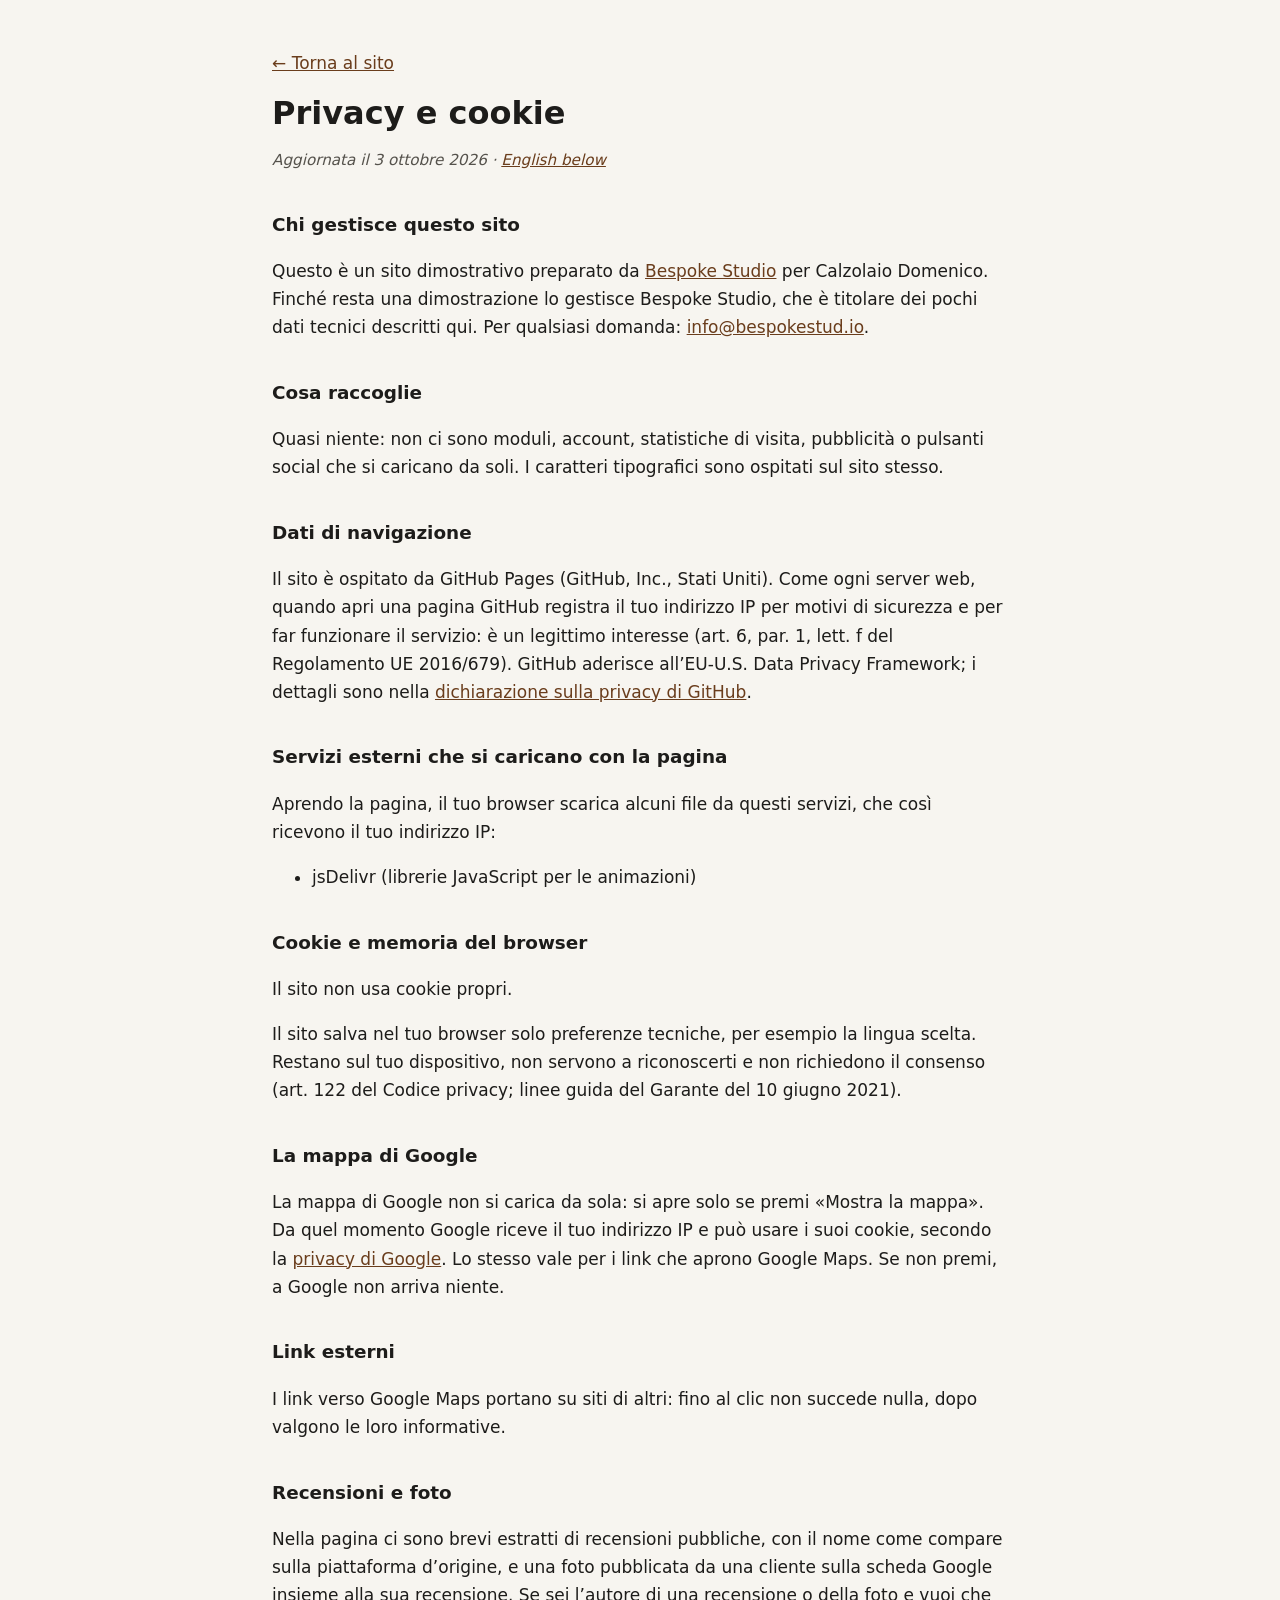
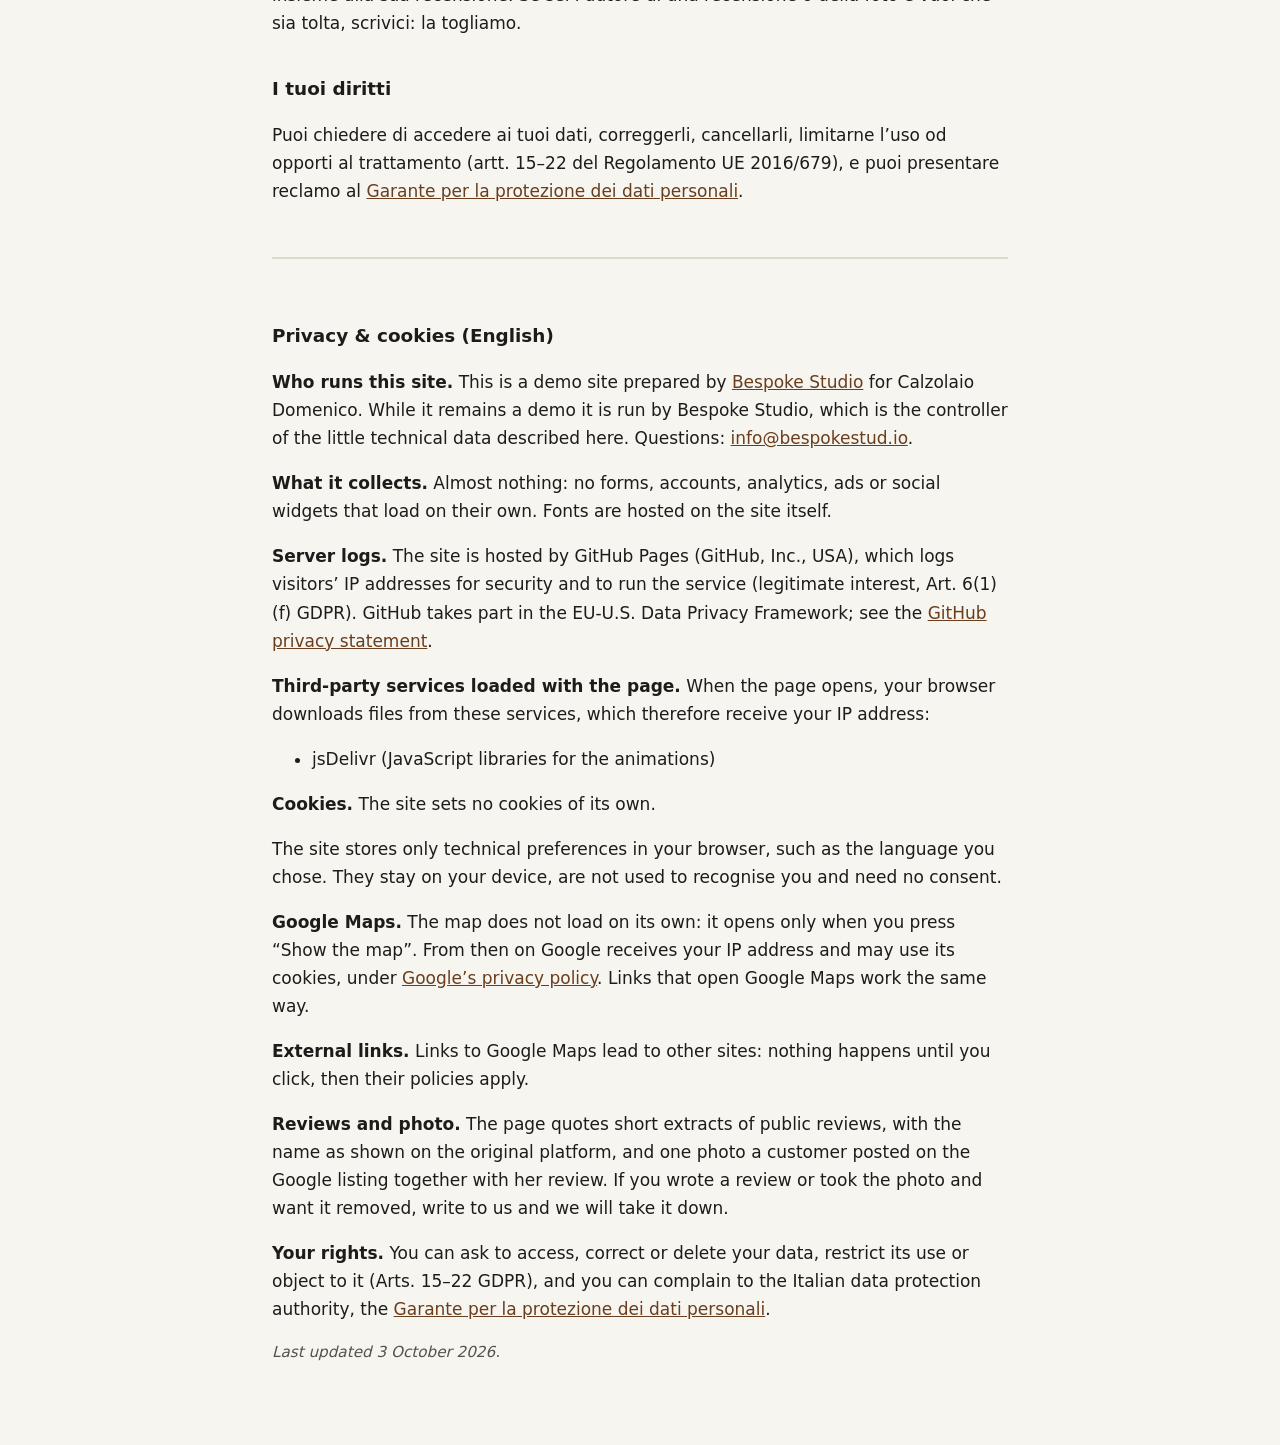
<file: privacy.html>
<!DOCTYPE html>
<html lang="it">
<head>
  <meta charset="UTF-8">
  <meta name="viewport" content="width=device-width, initial-scale=1.0">
  <meta name="robots" content="noindex">
  <title>Privacy e cookie · Calzolaio Domenico</title>
  <meta name="description" content="Informativa privacy e cookie del sito Calzolaio Domenico, Via Negroli 14, Milano.">
  <style>
    body { margin: 0; background: #f7f5f0; color: #1d1c1a; font: 17px/1.65 system-ui, -apple-system, "Segoe UI", Roboto, sans-serif; }
    main { max-width: 46rem; margin: 0 auto; padding: 32px 20px 64px; }
    h1 { font-size: 2rem; line-height: 1.2; margin: 0.4em 0 0.2em; }
    h2 { font-size: 1.15rem; margin: 2em 0 0.4em; }
    a { color: #6a3d1c; }
    .data { color: #55524c; font-style: italic; font-size: 0.95rem; }
    .en { margin-top: 3em; padding-top: 1.5em; border-top: 2px solid #ddd8cc; }
  </style>
</head>
<body>
<main>
  <p><a href="index.html">← Torna al sito</a></p>
  <h1>Privacy e cookie</h1>
  <p class="data">Aggiornata il 3 ottobre 2026 · <a href="#english" lang="en">English below</a></p>
  <h2>Chi gestisce questo sito</h2>
  <p>Questo è un sito dimostrativo preparato da <a href="https://bespokestud.io" rel="noopener">Bespoke Studio</a> per Calzolaio Domenico. Finché resta una dimostrazione lo gestisce Bespoke Studio, che è titolare dei pochi dati tecnici descritti qui. Per qualsiasi domanda: <a href="mailto:info@bespokestud.io">info@bespokestud.io</a>.</p>
  <h2>Cosa raccoglie</h2>
  <p>Quasi niente: non ci sono moduli, account, statistiche di visita, pubblicità o pulsanti social che si caricano da soli. I caratteri tipografici sono ospitati sul sito stesso.</p>
  <h2>Dati di navigazione</h2>
  <p>Il sito è ospitato da GitHub Pages (GitHub, Inc., Stati Uniti). Come ogni server web, quando apri una pagina GitHub registra il tuo indirizzo IP per motivi di sicurezza e per far funzionare il servizio: è un legittimo interesse (art. 6, par. 1, lett. f del Regolamento UE 2016/679). GitHub aderisce all’EU-U.S. Data Privacy Framework; i dettagli sono nella <a href="https://docs.github.com/site-policy/privacy-policies/github-general-privacy-statement" rel="noopener">dichiarazione sulla privacy di GitHub</a>.</p>
  <h2>Servizi esterni che si caricano con la pagina</h2>
  <p>Aprendo la pagina, il tuo browser scarica alcuni file da questi servizi, che così ricevono il tuo indirizzo IP:</p>
  <ul><li>jsDelivr (librerie JavaScript per le animazioni)</li></ul>
  <h2>Cookie e memoria del browser</h2>
  <p>Il sito non usa cookie propri.</p>
  <p>Il sito salva nel tuo browser solo preferenze tecniche, per esempio la lingua scelta. Restano sul tuo dispositivo, non servono a riconoscerti e non richiedono il consenso (art. 122 del Codice privacy; linee guida del Garante del 10 giugno 2021).</p>
  <h2>La mappa di Google</h2>
  <p>La mappa di Google non si carica da sola: si apre solo se premi «Mostra la mappa». Da quel momento Google riceve il tuo indirizzo IP e può usare i suoi cookie, secondo la <a href="https://policies.google.com/privacy?hl=it" rel="noopener">privacy di Google</a>. Lo stesso vale per i link che aprono Google Maps. Se non premi, a Google non arriva niente.</p>
  <h2>Link esterni</h2>
  <p>I link verso Google Maps portano su siti di altri: fino al clic non succede nulla, dopo valgono le loro informative.</p>
  <h2>Recensioni e foto</h2>
  <p>Nella pagina ci sono brevi estratti di recensioni pubbliche, con il nome come compare sulla piattaforma d’origine, e una foto pubblicata da una cliente sulla scheda Google insieme alla sua recensione. Se sei l’autore di una recensione o della foto e vuoi che sia tolta, scrivici: la togliamo.</p>
  <h2>I tuoi diritti</h2>
  <p>Puoi chiedere di accedere ai tuoi dati, correggerli, cancellarli, limitarne l’uso od opporti al trattamento (artt. 15–22 del Regolamento UE 2016/679), e puoi presentare reclamo al <a href="https://www.garanteprivacy.it" rel="noopener">Garante per la protezione dei dati personali</a>.</p>
  <div class="en" id="english" lang="en">
    <h2>Privacy &amp; cookies (English)</h2>
    <p><strong>Who runs this site.</strong> This is a demo site prepared by <a href="https://bespokestud.io" rel="noopener">Bespoke Studio</a> for Calzolaio Domenico. While it remains a demo it is run by Bespoke Studio, which is the controller of the little technical data described here. Questions: <a href="mailto:info@bespokestud.io">info@bespokestud.io</a>.</p>
    <p><strong>What it collects.</strong> Almost nothing: no forms, accounts, analytics, ads or social widgets that load on their own. Fonts are hosted on the site itself.</p>
    <p><strong>Server logs.</strong> The site is hosted by GitHub Pages (GitHub, Inc., USA), which logs visitors’ IP addresses for security and to run the service (legitimate interest, Art. 6(1)(f) GDPR). GitHub takes part in the EU-U.S. Data Privacy Framework; see the <a href="https://docs.github.com/site-policy/privacy-policies/github-general-privacy-statement" rel="noopener">GitHub privacy statement</a>.</p>
    <p><strong>Third-party services loaded with the page.</strong> When the page opens, your browser downloads files from these services, which therefore receive your IP address:</p><ul><li>jsDelivr (JavaScript libraries for the animations)</li></ul>
    <p><strong>Cookies.</strong> The site sets no cookies of its own.</p>
    <p>The site stores only technical preferences in your browser, such as the language you chose. They stay on your device, are not used to recognise you and need no consent.</p>
    <p><strong>Google Maps.</strong> The map does not load on its own: it opens only when you press “Show the map”. From then on Google receives your IP address and may use its cookies, under <a href="https://policies.google.com/privacy?hl=en" rel="noopener">Google’s privacy policy</a>. Links that open Google Maps work the same way.</p>
    <p><strong>External links.</strong> Links to Google Maps lead to other sites: nothing happens until you click, then their policies apply.</p>
    <p><strong>Reviews and photo.</strong> The page quotes short extracts of public reviews, with the name as shown on the original platform, and one photo a customer posted on the Google listing together with her review. If you wrote a review or took the photo and want it removed, write to us and we will take it down.</p>
    <p><strong>Your rights.</strong> You can ask to access, correct or delete your data, restrict its use or object to it (Arts. 15–22 GDPR), and you can complain to the Italian data protection authority, the <a href="https://www.garanteprivacy.it" rel="noopener">Garante per la protezione dei dati personali</a>.</p>
    <p class="data">Last updated 3 October 2026.</p>
  </div>
</main>
</body>
</html>
</file>
